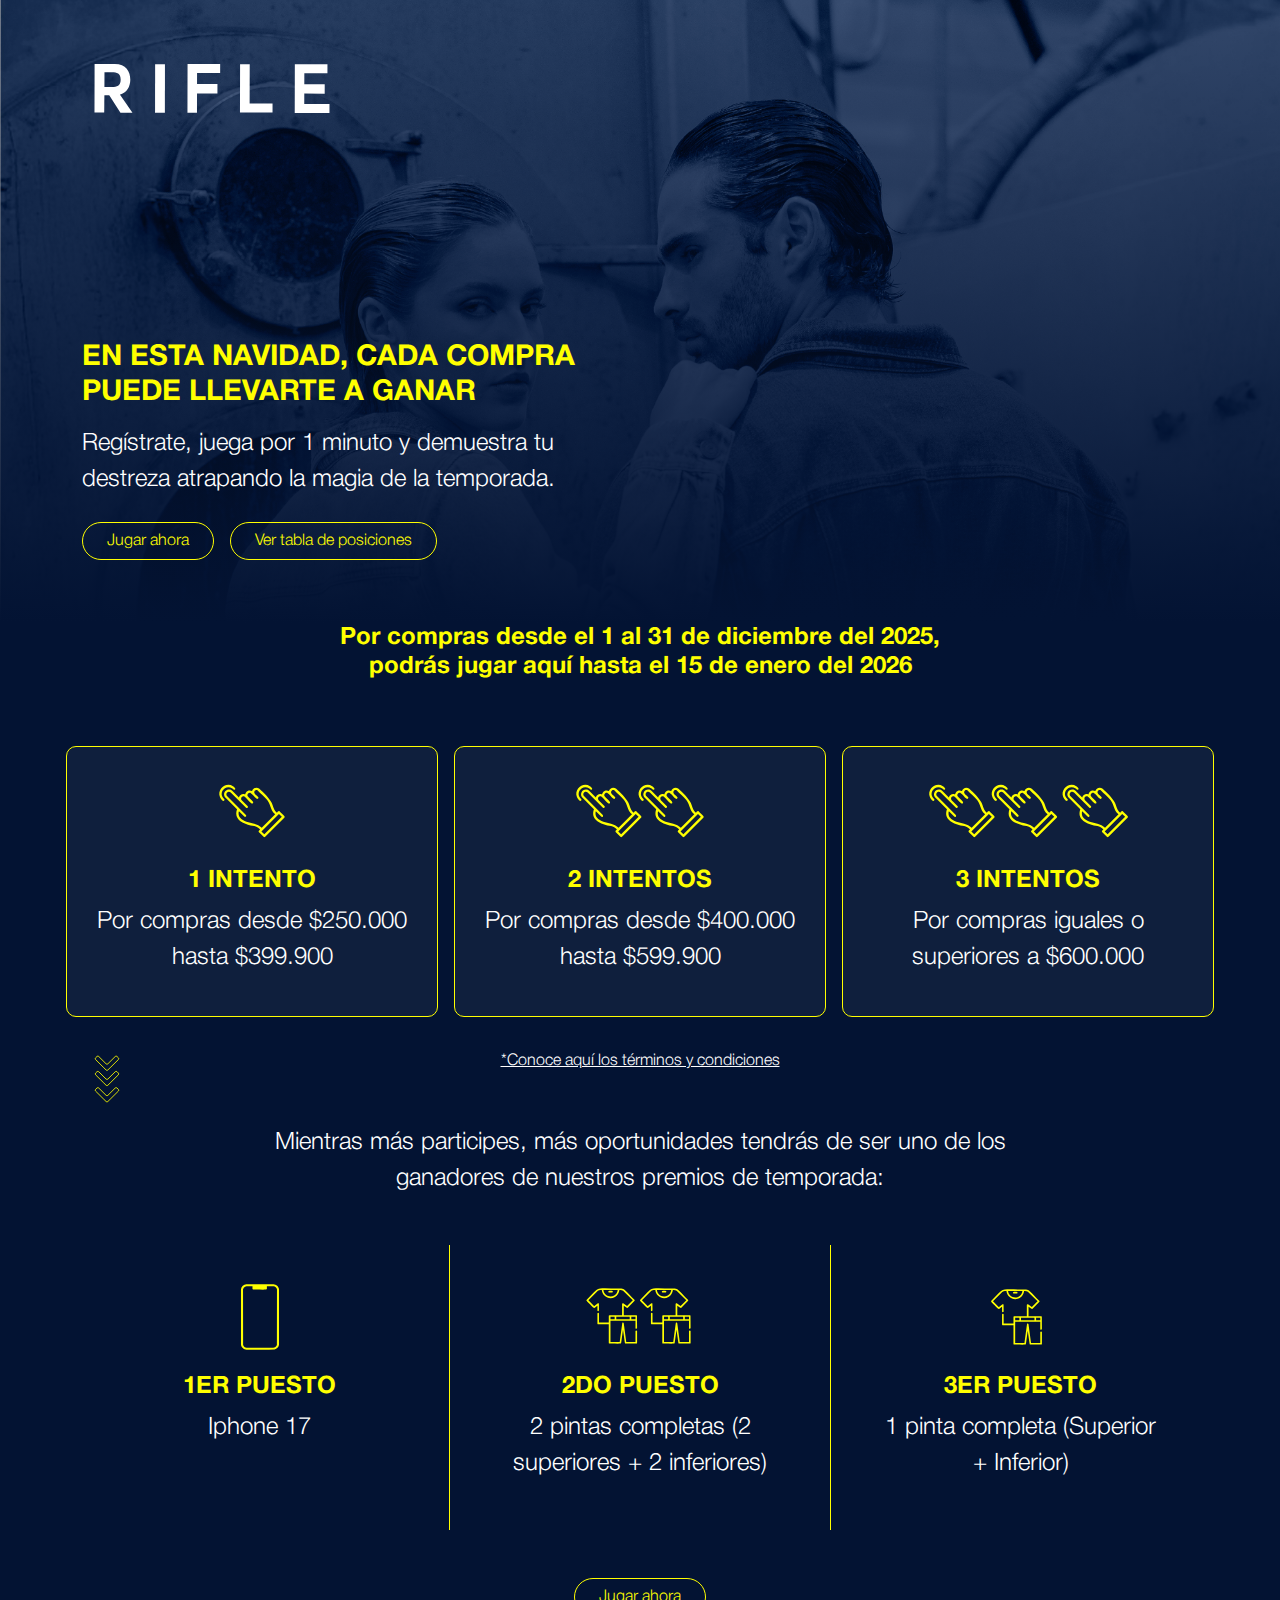
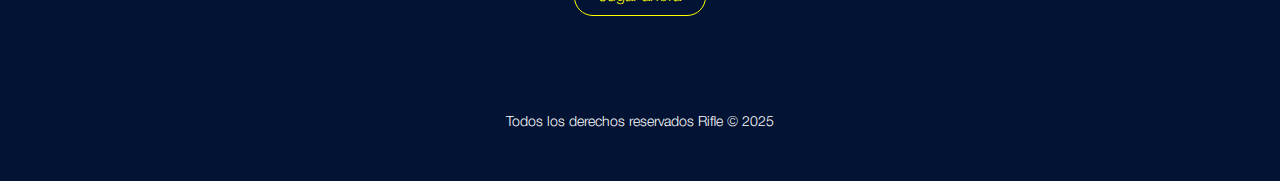
<file: index.html>
<!DOCTYPE html>
<html lang="es">
<head>
  <meta charset="UTF-8">
  <meta name="viewport" content="width=device-width, initial-scale=1.0">
  <title>RIFLE | Promoción Navidad</title>
  <link href="https://cdn.jsdelivr.net/npm/bootstrap@5.3.3/dist/css/bootstrap.min.css" rel="stylesheet">
  <link rel="stylesheet" href="./css/style.css">
  <link rel="shortcut icon" href="./src/rifle-favicon.png" type="image/x-icon">
</head>
<body class="bg-rifle">

<header>
        <nav class="container mt-md-5 mt-2">
            <a class="navbar-brand" href="#"><img class="rifle-brand" src="./src/Rifle_brand.svg" alt=""></a>
        </nav>
</header>

  <!-- Hero Section -->
  <section class="hero d-flex align-items-center justify-content-md-start justify-content-center">
    <div class="container">
        <div class="row">
            <div class="col-12 col-md-6">
                <h2 class="h2-rifle mb-3">EN ESTA NAVIDAD, CADA COMPRA PUEDE LLEVARTE A GANAR</h2>
                <p class="lead mb-4">
                    Regístrate, juega por 1 minuto y demuestra tu destreza atrapando la magia de la temporada.
                </p>
                <div class="d-flex buttons-game justify-content-md-start justify-content-center gap-3 mb-5">
                    <a href="./pages/register.html" class="btn btn-outline-light px-4">Jugar ahora</a>
                    <a href="./pages/ranking.html" class="btn btn-outline-light px-4">Ver tabla de posiciones</a>
                </div>
            </div>
            <div class="col-12 col-md-7 mx-auto mb-5">
                <h5 class="h5-rifle my-3 text-center">Por compras desde el 1 al 31 de diciembre del 2025, podrás jugar aquí hasta el 15 de enero del 2026</h5>
            </div>
        </div>
      
      <div class="container-intentos">
        <div class="col-md-4 col-10">
          <div class="card-intento p-4">
            <img class="icon mb-3" src="./src/intento_icon.svg" alt="1 intento">
            <h5 class="h5-rifle mb-2 text-center">1 INTENTO</h5>
            <p>Por compras desde $250.000 hasta $399.900</p>
          </div>
        </div>

        <div class="col-md-4 col-10">
          <div class="card-intento p-4">
            <img class="icon mb-3" src="./src/2intento_icon.svg" alt="2 intento">
            <h5 class="h5-rifle mb-2 text-center">2 INTENTOS</h5>
            <p>Por compras desde $400.000 hasta $599.900</p>
          </div>
        </div>

        <div class="col-md-4 col-10">
          <div class="card-intento p-4">
            <img class="icon mb-3" src="./src/3intento_icon.svg" alt="3 intento">
            <h5 class="h5-rifle mb-2 text-center">3 INTENTOS</h5>
            <p>Por compras iguales o superiores a $600.000</p>
          </div>
        </div>
      </div>

      <div class="col-12 terms-container">
        <img class="icon-arrow" src="./src/arrow_down.svg" alt="ir abajo">
        <a class="text-decoration-none conditions-link" href="./pages/termsConditions.html" target="_blank" rel="noopener noreferrer"><p class="mt-3 text-center">*Conoce aquí los términos y condiciones</p></a>
      </div>
      
      
    </div>
  </section>

  <!-- Premios Section -->
  <section class="premios text-center text-white">
    <div class="container">
        <div class="row">
            <div class="col-12 col-md-8 mx-auto">
                <p class="mb-5">
                    Mientras más participes, más oportunidades tendrás de ser uno de los ganadores de nuestros premios de temporada:
                </p>
            </div>
        </div>
      

      <div class="row justify-content-center gy-4">
        <div class="container-premio col-md-4 col-10">
          <div class="premio">
            <img class="icon mb-3" src="./src/premio1_icon.svg" alt="primer premio">
            <h5 class="h5-rifle mb-2 text-center">1ER PUESTO</h5>
            <p>Iphone 17</p>
          </div>
        </div>

        <div class="container-premio col-md-4 col-10">
          <div class="premio">
            <img class="icon mb-3" src="./src/premio2_icon.svg" alt="segundo premio">
            <h5 class="h5-rifle mb-2 text-center">2DO PUESTO</h5>
            <p>2 pintas completas (2 superiores + 2 inferiores)</p>
          </div>
        </div>

        <div class="container-premio col-md-4 col-10">
          <div class="premio">
            <img class="icon mb-3" src="./src/premio3_icon.svg" alt="tercer premio">
            <h5 class="h5-rifle mb-2 text-center">3ER PUESTO</h5>
            <p>1 pinta completa (Superior + Inferior)</p>
          </div>
        </div>
      </div>

      <a href="./pages/register.html" class="btn btn-outline-light my-5 px-4">Jugar ahora</a>
    </div>
  </section>

  <!-- Footer -->
  <footer class="text-center text-white my-5">
    <p class="small">Todos los derechos reservados Rifle © 2025</p>
  </footer>

  <script src="https://cdn.jsdelivr.net/npm/bootstrap@5.3.3/dist/js/bootstrap.bundle.min.js"></script>
</body>
</html>
</file>
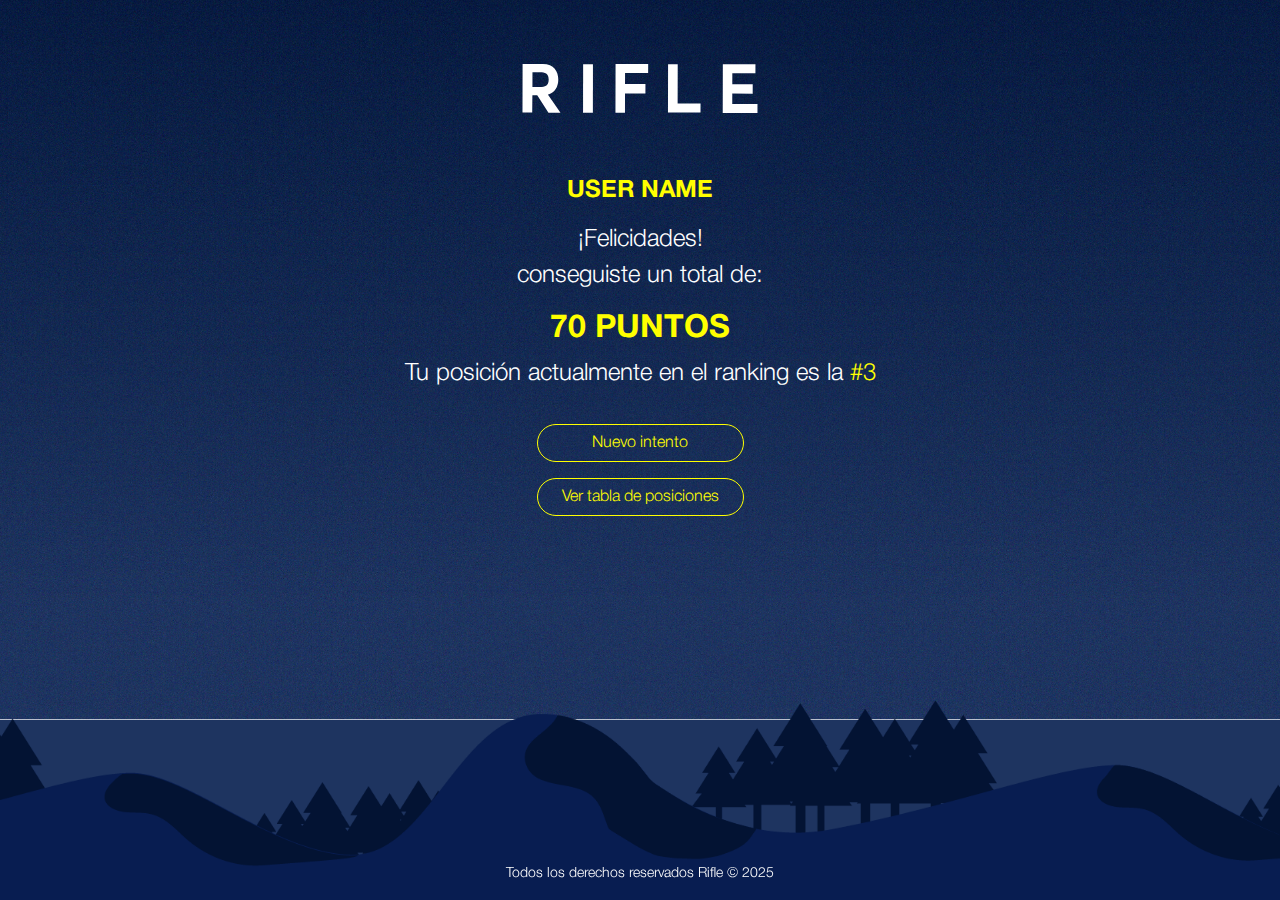
<file: pages/EndGame.html>
<!DOCTYPE html>
<html lang="es">
<head>
  <meta charset="UTF-8">
  <meta name="viewport" content="width=device-width, initial-scale=1.0">
  <title>RIFLE | Fin del juego</title>
  <link href="https://cdn.jsdelivr.net/npm/bootstrap@5.3.3/dist/css/bootstrap.min.css" rel="stylesheet">
  <link rel="stylesheet" href="../css/style.css">
  <link rel="stylesheet" href="../css/gg.css">
  <link rel="shortcut icon" href="../src/rifle-favicon.png" type="image/x-icon">
</head>

<body class="bg-win">

  <!-- HERO DE FONDO -->
  <section class="hero-winner d-flex flex-column align-items-center justify-content-start text-white mt-5">
    <a class="navbar-brand" href="../index.html"><img class="rifle-brand" src="../src/Rifle_brand.svg" alt=""></a>
    <h4 class="mt-5 mb-3">User Name</h4>
    <p class="text-center">¡Felicidades!<br>
      conseguiste un total de:</p>
    <h2>70 Puntos</h2>
    <p class="text-center">Tu posición actualmente en el ranking es la <span class="position-number">#3</span></p>
    <!-- BOTÓN -->
    <div class="d-flex flex-column justify-content-center gap-3 mt-3 mb-5">
        <a href="#" class="btn btn-outline-light px-4">Nuevo intento</a>
        <a href="ranking.html" class="btn btn-outline-light px-4">Ver tabla de posiciones</a>
    </div>

  </section>

  <footer class="land">
      <p class="small copy-right">Todos los derechos reservados Rifle © 2025</p>
      <img id="footer-img" class="img_land" src="../src/forest.png" alt="">

  </footer>

  <script src="https://cdn.jsdelivr.net/npm/bootstrap@5.3.3/dist/js/bootstrap.bundle.min.js"></script>
<script src="../script/moveland.js"></script>

</body>
</html>
</file>
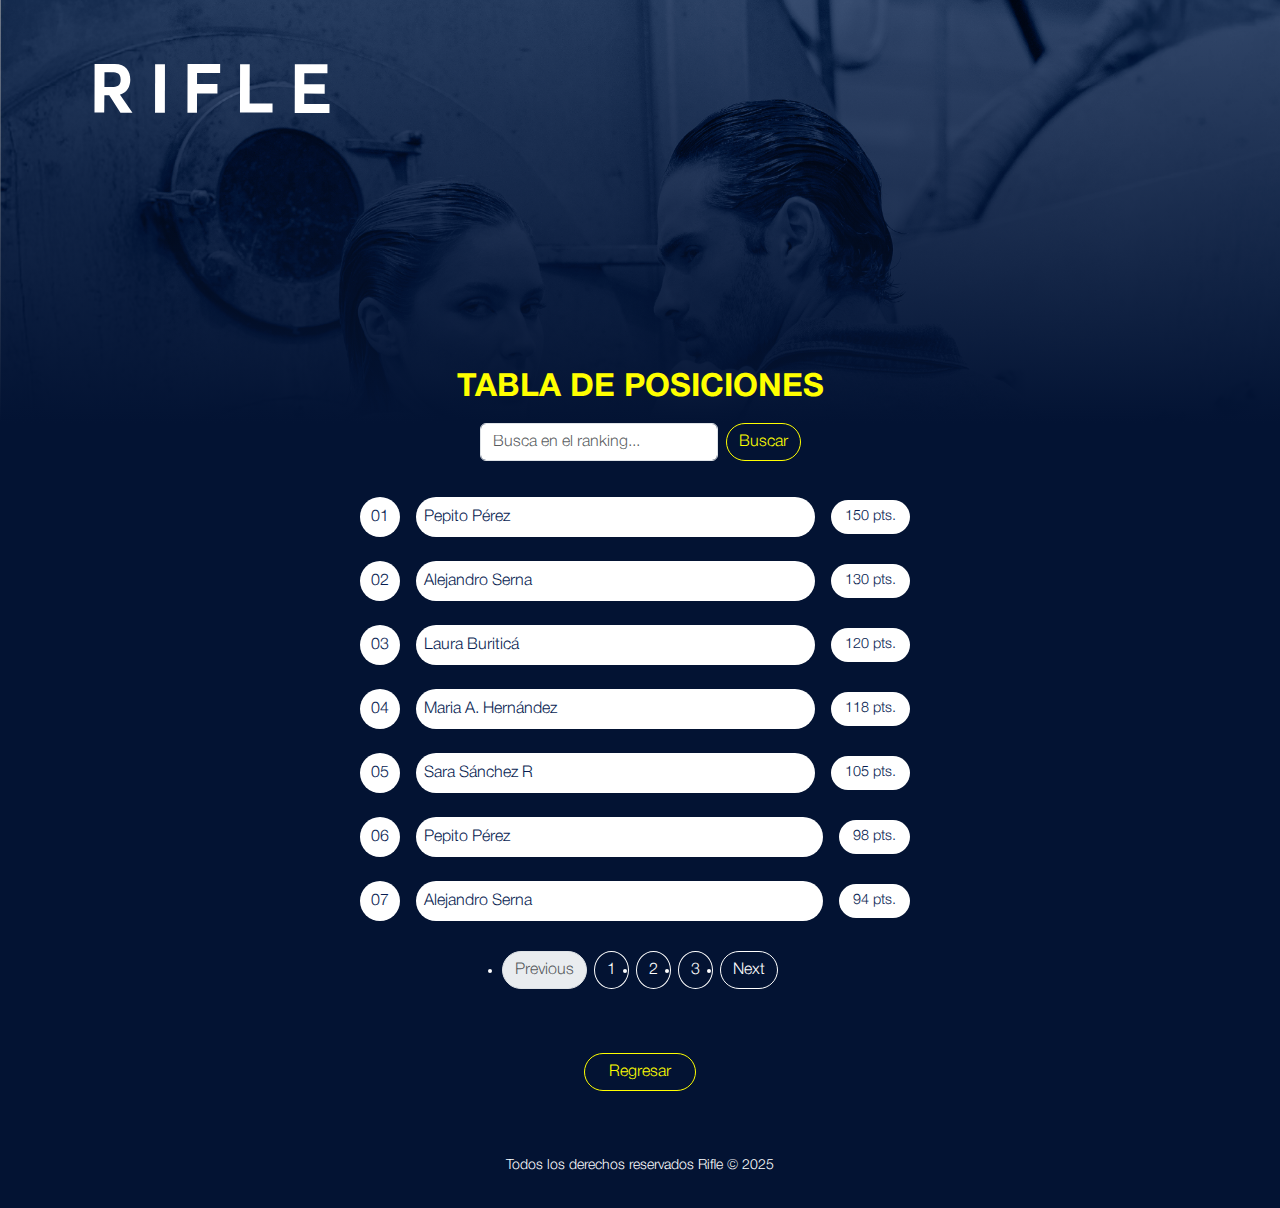
<file: pages/ranking.html>
<!DOCTYPE html>
<html lang="es">
<head>
  <meta charset="UTF-8">
  <meta name="viewport" content="width=device-width, initial-scale=1.0">
  <title>RIFLE | Tabla de posiciones</title>
  <link href="https://cdn.jsdelivr.net/npm/bootstrap@5.3.3/dist/css/bootstrap.min.css" rel="stylesheet">
  <link rel="stylesheet" href="../css/style.css">
  <link rel="stylesheet" href="../css/ranking.css">
  <link rel="shortcut icon" href="../src/rifle-favicon.png" type="image/x-icon">
</head>

<body class="bg-rifle">

<header>
        <nav class="container mt-md-5 mt-2">
            <a class="navbar-brand" href="../index.html"><img class="rifle-brand" src="../src/Rifle_brand.svg" alt=""></a>
        </nav>
</header>

  <!-- HERO DE FONDO -->
  <section class="hero-posiciones d-flex flex-column align-items-center text-white">

    <h2 class="titulo-tabla mt-5 mb-3">TABLA DE POSICIONES</h2>
    <form class="d-flex">
        <input class="form-control me-2 w-100" type="search" placeholder="Busca en el ranking..." aria-label="Search">
        <button class="btn btn-outline-light" type="submit">Buscar</button>
      </form>
    <!-- LISTA DE POSICIONES -->
    <div class="tabla-wrapper mt-4">
      <ul class="lista-posiciones">

        <li class="pos-item">
          <span class="pos-num">01</span>
          <span class="pos-nombre">Pepito Pérez</span>
          <span class="pos-puntaje">150 pts.</span>
        </li>

        <li class="pos-item">
          <span class="pos-num">02</span>
          <span class="pos-nombre">Alejandro Serna</span>
          <span class="pos-puntaje">130 pts.</span>
        </li>

        <li class="pos-item">
          <span class="pos-num">03</span>
          <span class="pos-nombre">Laura Buriticá</span>
          <span class="pos-puntaje">120 pts.</span>
        </li>

        <li class="pos-item">
          <span class="pos-num">04</span>
          <span class="pos-nombre">Maria A. Hernández</span>
          <span class="pos-puntaje">118 pts.</span>
        </li>

        <li class="pos-item">
          <span class="pos-num">05</span>
          <span class="pos-nombre">Sara Sánchez R</span>
          <span class="pos-puntaje">105 pts.</span>
        </li>

        <li class="pos-item">
          <span class="pos-num">06</span>
          <span class="pos-nombre">Pepito Pérez</span>
          <span class="pos-puntaje">98 pts.</span>
        </li>

        <li class="pos-item">
          <span class="pos-num">07</span>
          <span class="pos-nombre">Alejandro Serna</span>
          <span class="pos-puntaje">94 pts.</span>
        </li>

        <li class="pos-item">
          <span class="pos-num">08</span>
          <span class="pos-nombre">Laura Buriticá</span>
          <span class="pos-puntaje">90 pts.</span>
        </li>

        <li class="pos-item">
          <span class="pos-num">09</span>
          <span class="pos-nombre">Maria A. Hernández</span>
          <span class="pos-puntaje">88 pts.</span>
        </li>

        <li class="pos-item">
          <span class="pos-num">10</span>
          <span class="pos-nombre">Sara Sánchez R</span>
          <span class="pos-puntaje">85 pts.</span>
        </li>

      </ul>
    </div>
    <!-- paginacion  -->
      <nav>
        <ul class="pagination justify-content-center gap-2 mt-3">
            <li class="page-item disabled">
            <a class="page-link rounded-pill" href="#" tabindex="-1" aria-disabled="true">Previous</a>
            </li>
            <li class="page-item"><a class="page-link rounded-circle" href="#">1</a></li>
            <li class="page-item"><a class="page-link rounded-circle" href="#">2</a></li>
            <li class="page-item"><a class="page-link rounded-circle" href="#">3</a></li>
            <li class="page-item">
            <a class="page-link rounded-pill" href="#">Next</a>
            </li>
        </ul>
        </nav>

    <!-- BOTÓN -->
    <a href="../index.html" class="btn btn-outline-light my-5 px-4">
      Regresar
    </a>

    <footer class="text-center text-white py-3">
        <p class="small">Todos los derechos reservados Rifle © 2025</p>
    </footer>

  </section>


  <script src="https://cdn.jsdelivr.net/npm/bootstrap@5.3.3/dist/js/bootstrap.bundle.min.js"></script>
</body>
</html>
</file>
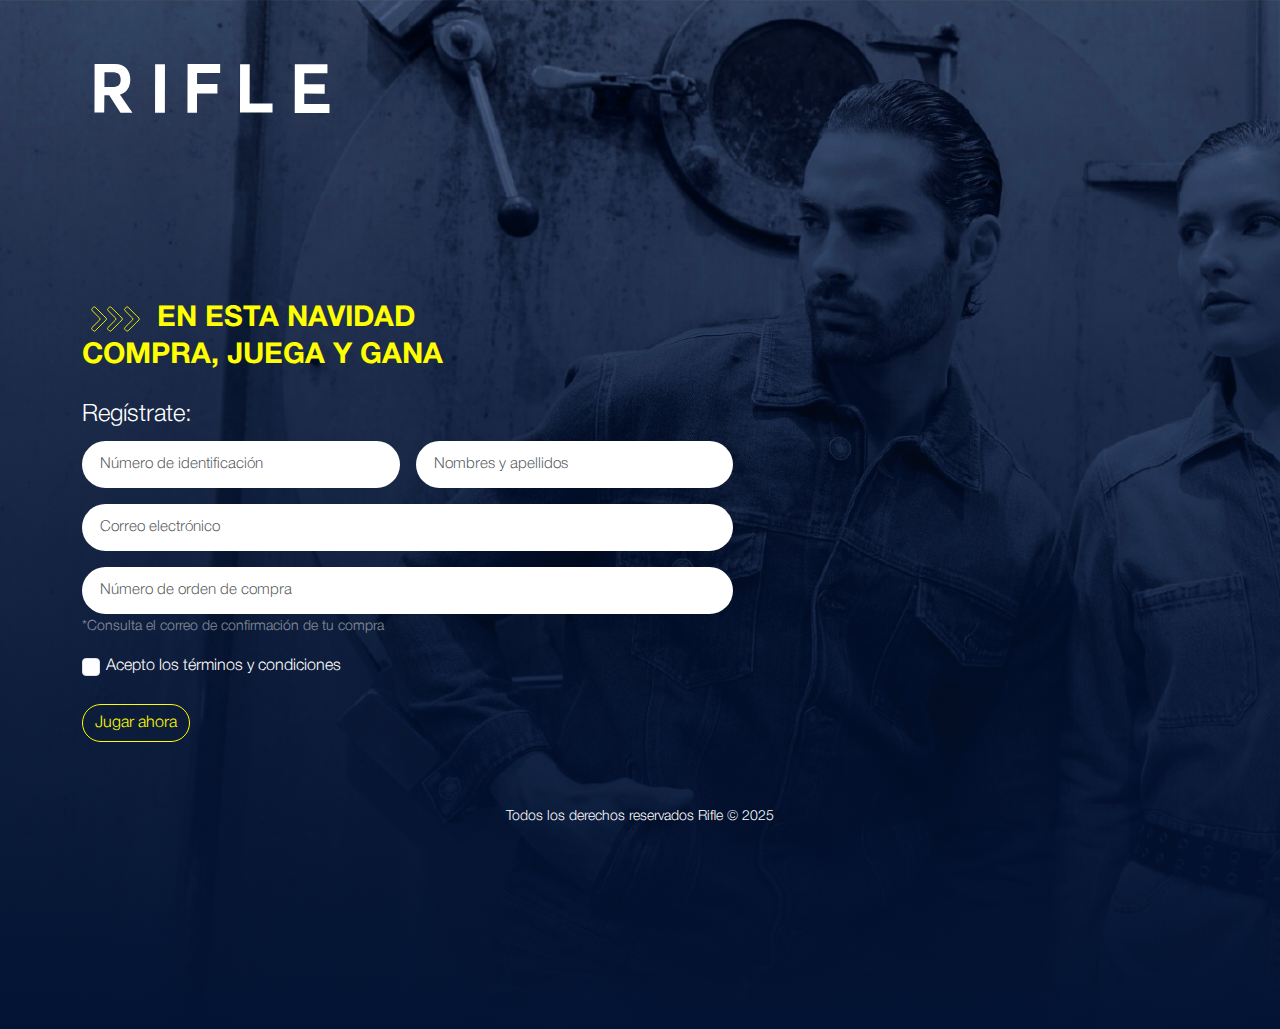
<file: pages/register.html>
<!DOCTYPE html>
<html lang="es">
<head>
  <meta charset="UTF-8">
  <meta name="viewport" content="width=device-width, initial-scale=1.0">
  <title>RIFLE | Registro</title>

  <!-- Bootstrap -->
  <link rel="stylesheet" href="https://cdn.jsdelivr.net/npm/bootstrap@5.3.3/dist/css/bootstrap.min.css">

  <!-- Custom CSS -->
  <link rel="stylesheet" href="../css/style.css">
    <link rel="stylesheet" href="../css/registro.css">
    <link rel="shortcut icon" href="../src/rifle-favicon.png" type="image/x-icon">
</head>

<body class="bg-register">

<header>
        <nav class="container mt-md-5 mt-2">
            <a class="navbar-brand" href="../index.html"><img class="rifle-brand" src="../src/Rifle_brand.svg" alt=""></a>
        </nav>
</header>

  <section class="registro-hero d-flex align-items-center">

    <div class="container">

      <div class="col-12 col-md-7">

        <!-- TITULAR -->
        <h2 class="h2-rifle mb-4">
          <span><img class="flechas" src="../src/arrow_left.svg" alt=""></span>
          EN ESTA NAVIDAD <br>
          COMPRA, JUEGA Y GANA
        </h2>

        <p class="mb-2">Regístrate:</p>

        <!-- FORMULARIO -->
        <form class="registro-form">

          <div class="row g-3">
            <div class="col-md-6">
              <input type="text" class="form-control input-rifle" placeholder="Número de identificación">
            </div>

            <div class="col-md-6">
              <input type="text" class="form-control input-rifle" placeholder="Nombres y apellidos">
            </div>
          </div>

          <div class="mt-3">
            <input type="email" class="form-control input-rifle" placeholder="Correo electrónico">
          </div>

          <div class="mt-3">
            <input type="text" class="form-control input-rifle" placeholder="Número de orden de compra">
            <small class="text-white-50">*Consulta el correo de confirmación de tu compra</small>
          </div>

          <!-- CHECKBOX -->
          <div class="form-check mt-3">
            <input class="form-check-input" type="checkbox" id="terminos">
            <label class="form-check-label text-white" for="terminos">
              Acepto los términos y condiciones
            </label>
          </div>

          <!-- BOTÓN -->
          <button type="submit" class="btn btn-outline-light mt-4">
            Jugar ahora
          </button>

        </form>

      </div>

      <!-- FOOTER -->
      <footer class="text-center text-white py-3 mt-5">
        <p class="small">Todos los derechos reservados Rifle © 2025</p>
    </footer>

    </div>

  </section>

  <script src="https://cdn.jsdelivr.net/npm/bootstrap@5.3.3/dist/js/bootstrap.bundle.min.js"></script>
</body>
</html>
</file>
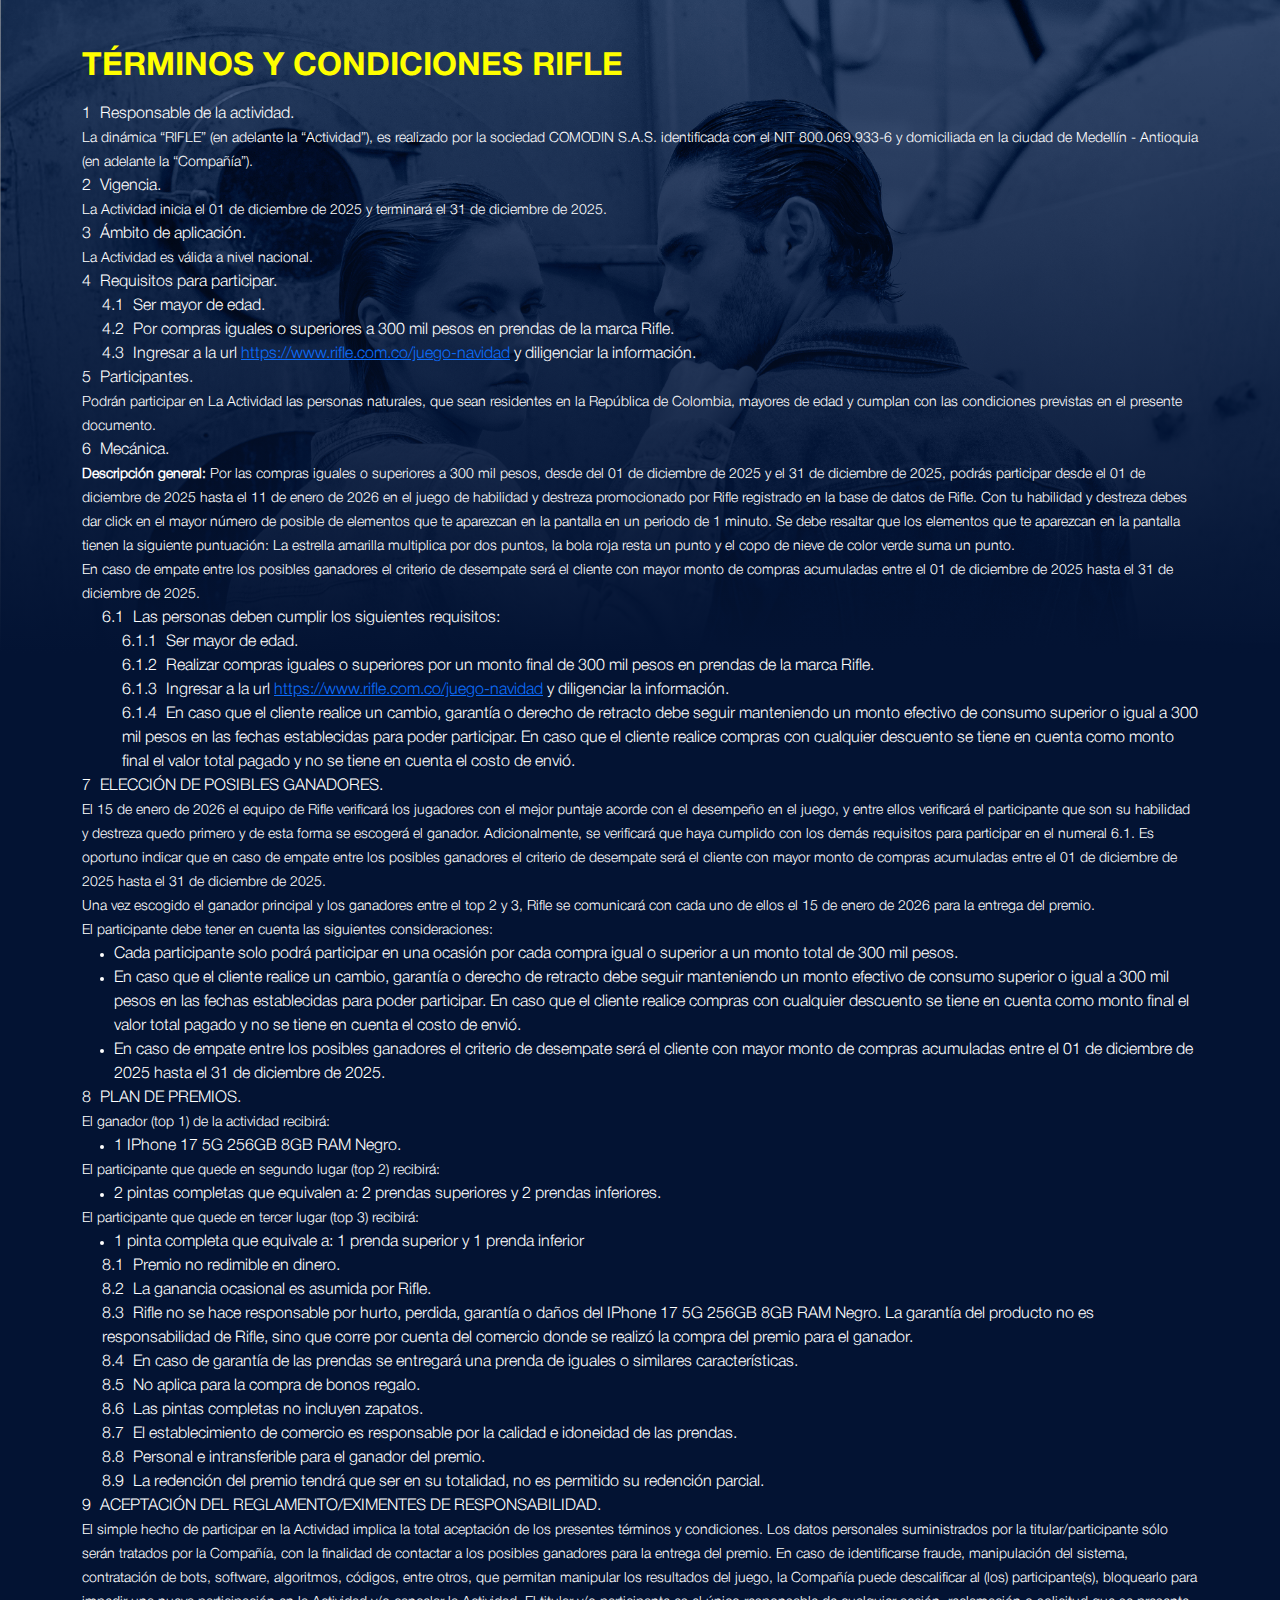
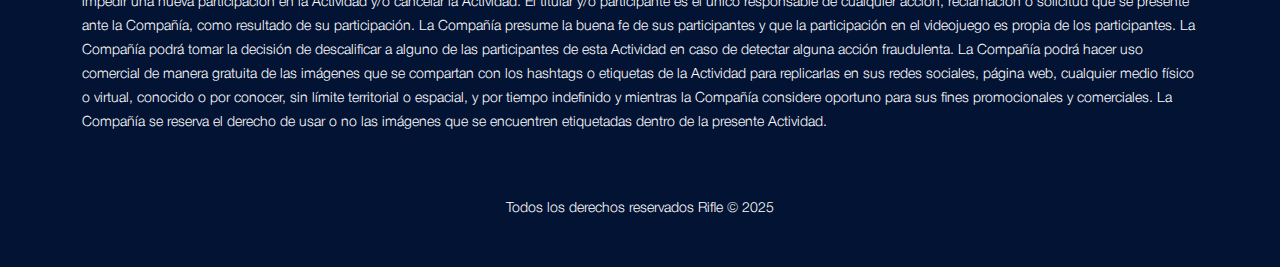
<file: pages/termsConditions.html>
<!DOCTYPE html>
<html lang="es">
<head>
  <meta charset="UTF-8">
  <meta name="viewport" content="width=device-width, initial-scale=1.0">
  <title>RIFLE | Terminos y condiciones</title>
  <link href="https://cdn.jsdelivr.net/npm/bootstrap@5.3.3/dist/css/bootstrap.min.css" rel="stylesheet">
  <link rel="stylesheet" href="../css/style.css">
  <link rel="shortcut icon" href="../src/rifle-favicon.png" type="image/x-icon">
</head>
<body class="bg-rifle">

  <section class="d-flex justify-content-center mt-5">
    <div class="container">
        <div class="row">
            <div class="col-12">
                <h1 class="h1-rifle mb-3">TÉRMINOS Y CONDICIONES RIFLE</h1>
                <ol class="text-white">
                    <li>Responsable de la actividad.</li>
                    <small>La dinámica “RIFLE” (en adelante la “Actividad”), es realizado por la sociedad COMODIN S.A.S. identificada con el NIT 800.069.933-6 y domiciliada en la ciudad de Medellín - Antioquia (en adelante la “Compañía”).</small>
                    <li>Vigencia.</li>
                    <small>La Actividad inicia el 01 de diciembre de 2025 y terminará el 31 de diciembre de 2025.</small>
                    <li>Ámbito de aplicación.</li>
                    <small>La Actividad es válida a nivel nacional.</small>
                    <li>Requisitos para participar.
                        <ol>
                            <li>Ser mayor de edad.</li>
                            <li>Por compras iguales o superiores a 300 mil pesos en prendas de la marca Rifle.</li>
                            <li>Ingresar a la url <a href="https://www.rifle.com.co/juego-navidad" target="_blank" rel="noopener noreferrer">https://www.rifle.com.co/juego-navidad</a> y diligenciar la información.</li>
                        </ol>
                    </li>
                    <li>Participantes.</li>
                    <small>Podrán participar en La Actividad las personas naturales, que sean residentes en la República de Colombia, mayores de edad y cumplan con las condiciones previstas en el presente documento.</small>
                    <li>Mecánica.<br>
                    <small><b>Descripción general:</b> Por las compras iguales o superiores a 300 mil pesos, desde del 01 de diciembre de 2025 y el 31 de diciembre de 2025, podrás participar desde el 01 de diciembre de 2025 hasta el 11 de enero de 2026 en el juego de habilidad y destreza promocionado por Rifle registrado en la base de datos de Rifle. Con tu habilidad y destreza debes dar click en el mayor número de posible de elementos que te aparezcan en la pantalla en un periodo de 1 minuto. Se debe resaltar que los elementos que te aparezcan en la pantalla tienen la siguiente puntuación: La estrella amarilla multiplica por dos puntos, la bola roja resta un punto y el copo de nieve de color verde suma un punto.<br>
                    En caso de empate entre los posibles ganadores el criterio de desempate será el cliente con mayor monto de compras acumuladas entre el 01 de diciembre de 2025 hasta el 31 de diciembre de 2025.</small>
                        <ol>
                            <li>Las personas deben cumplir los siguientes requisitos:
                                <ol>
                                    <li>Ser mayor de edad.</li>
                                    <li>Realizar compras iguales o superiores por un monto final de 300 mil pesos en prendas de la marca Rifle.</li>
                                    <li>Ingresar a la url <a href="https://www.rifle.com.co/juego-navidad" target="_blank" rel="noopener noreferrer">https://www.rifle.com.co/juego-navidad</a> y diligenciar la información.</li>
                                    <li>En caso que el cliente realice un cambio, garantía o derecho de retracto debe seguir manteniendo un monto efectivo de consumo superior o igual a 300 mil pesos en las fechas establecidas para poder participar. En caso que el cliente realice compras con cualquier descuento se tiene en cuenta como monto final el valor total pagado y no se tiene en cuenta el costo de envió.</li>
                                </ol>
                            </li>
                        </ol>
                    </li>
                    <li>ELECCIÓN DE POSIBLES GANADORES.<br>
                    <small>El 15 de enero de 2026 el equipo de Rifle verificará los jugadores con el mejor puntaje acorde con el desempeño en el juego, y entre ellos verificará el participante que son su habilidad y destreza quedo primero y de esta forma se escogerá el ganador. Adicionalmente, se verificará que haya cumplido con los demás requisitos para participar en el numeral 6.1. Es oportuno indicar que en caso de empate entre los posibles ganadores el criterio de desempate será el cliente con mayor monto de compras acumuladas entre el 01 de diciembre de 2025 hasta el 31 de diciembre de 2025.<br>
                    Una vez escogido el ganador principal y los ganadores entre el top 2 y 3, Rifle se comunicará con cada uno de ellos el 15 de enero de 2026 para la entrega del premio.</br>
                    El participante debe tener en cuenta las siguientes consideraciones:</small>
                    <ul>
                        <li>Cada participante solo podrá participar en una ocasión por cada compra igual o superior a un monto total de 300 mil pesos.</li>
                        <li>En caso que el cliente realice un cambio, garantía o derecho de retracto debe seguir manteniendo un monto efectivo de consumo superior o igual a 300 mil pesos en las fechas establecidas para poder participar. En caso que el cliente realice compras con cualquier descuento se tiene en cuenta como monto final el valor total pagado y no se tiene en cuenta el costo de envió.</li>
                        <li>En caso de empate entre los posibles ganadores el criterio de desempate será el cliente con mayor monto de compras acumuladas entre el 01 de diciembre de 2025 hasta el 31 de diciembre de 2025.</li>
                    </ul>
                    <li>PLAN DE PREMIOS.<br>
                    <small>El ganador (top 1) de la actividad recibirá:</small>
                    <ul><li>1 IPhone 17 5G 256GB 8GB RAM Negro.</li></ul>
                    <small>El participante que quede en segundo lugar (top 2) recibirá: </small>
                    <ul><li>2 pintas completas que equivalen a: 2 prendas superiores y 2 prendas inferiores.</li></ul>
                    <small>El participante que quede en tercer lugar (top 3) recibirá:</small>
                    <ul>
                        <li>1 pinta completa que equivale a: 1 prenda superior y 1 prenda inferior</li>
                    </ul>
                    <ol>
                        <li>Premio no redimible en dinero. </li>
                        <li>La ganancia ocasional es asumida por Rifle.</li>
                        <li>Rifle no se hace responsable por hurto, perdida, garantía o daños del IPhone 17 5G 256GB 8GB RAM Negro. La garantía del producto no es responsabilidad de Rifle, sino que corre por cuenta del comercio donde se realizó la compra del premio para el ganador.</li>
                        <li>En caso de garantía de las prendas se entregará una prenda de iguales o similares características.</li>
                        <li>No aplica para la compra de bonos regalo.</li>
                        <li>Las pintas completas no incluyen zapatos.</li>
                        <li>El establecimiento de comercio es responsable por la calidad e idoneidad de las prendas.</li>
                        <li>Personal e intransferible para el ganador del premio.</li>
                        <li>La redención del premio tendrá que ser en su totalidad, no es permitido su redención parcial.</li>
                    </ol>
                    </li>
                    <li>ACEPTACIÓN DEL REGLAMENTO/EXIMENTES DE RESPONSABILIDAD.</li>
                    <small>El simple hecho de participar en la Actividad implica la total aceptación de los presentes términos y condiciones. Los datos personales suministrados por la titular/participante sólo serán tratados por la Compañía, con la finalidad de contactar a los posibles ganadores para la entrega del premio. En caso de identificarse fraude, manipulación del sistema, contratación de bots, software, algoritmos, códigos, entre otros, que permitan manipular los resultados del juego, la Compañía puede descalificar al (los) participante(s), bloquearlo para impedir una nueva participación en la Actividad y/o cancelar la Actividad. El titular y/o participante es el único responsable de cualquier acción, reclamación o solicitud que se presente ante la Compañía, como resultado de su participación. La Compañía presume la buena fe de sus participantes y que la participación en el videojuego es propia de los participantes. La Compañía podrá tomar la decisión de descalificar a alguno de las participantes de esta Actividad en caso de detectar alguna acción fraudulenta. La Compañía podrá hacer uso comercial de manera gratuita de las imágenes que se compartan con los hashtags o etiquetas de la Actividad para replicarlas en sus redes sociales, página web, cualquier medio físico o virtual, conocido o por conocer, sin límite territorial o espacial, y por tiempo indefinido y mientras la Compañía considere oportuno para sus fines promocionales y comerciales. La Compañía se reserva el derecho de usar o no las imágenes que se encuentren etiquetadas dentro de la presente Actividad.</small>
                </ol>
            
        </div>
    </div>
  </section>

  <!-- Footer -->
  <footer class="text-center text-white my-5">
    <p class="small">Todos los derechos reservados Rifle © 2025</p>
  </footer>

  <script src="https://cdn.jsdelivr.net/npm/bootstrap@5.3.3/dist/js/bootstrap.bundle.min.js"></script>
</body>
</html>
</file>
<file: css/style.css>
@font-face {
  font-family: 'HelveticaNeue';
  src: url('../fonts/HelveticaNeueLight.otf') format('opentype');
  font-weight: 200;
  font-style: normal;
}

@font-face {
  font-family: 'HelveticaNeue-Bold';
  src: url('../fonts/HelveticaNeueBold.otf') format('opentype');
  font-weight: 400;
  font-style: normal;
}


/* ======== Estilos generales ======== */
body {
  font-size: 16px;
  font-family: 'HelveticaNeue';
}


.bg-rifle {
  background: linear-gradient(180deg, rgba(3, 19, 51, 0) 0%, rgba(3, 19, 51, 1) 35%),
    url('../src/bg_landing.jpg');
  background-position-x: 0%;
  background-position-y: 0%;
  background-repeat: no-repeat;
  background-size: 100%;
  background-color: #031333 !important;
}

h1,
h2,
h4 {
  font-family: 'HelveticaNeue-Bold';
  text-transform: uppercase;
  color: #FFFF00
}

.h1-rifle {
  font-size: 2rem;
}

.h2-rifle {
  font-size: 1.8rem;
}

.h4-rifle {
  font-size: 1.7rem;
}

.h5-rifle {
  font-family: 'HelveticaNeue-Bold';
  font-size: 1.5rem;
  color: #FFFF00;
}

p,
.lead {
  color: #ffffff;
  font-size: 1.5rem;
}

.btn-warning {
  background-color: #FFFF00;
  color: #081D51;
  border: none;
  border-radius: 2.5rem;
}

.btn-warning:hover {
  background-color: #ffe600;
}

.btn-outline-light {
  border-radius: 2.5rem;
  border: 1px solid #FFFF00;
  color: #FFFF00;
  background-color: transparent;
}

.btn-outline-light:hover {
  background-color: #FFFF00;
  color: #081D51;
  border: 1px solid #FFFF00;
}

.rifle-brand {
  width: 100%;
  max-width: 260px;
  min-width: 180px;
}

/* ======== Hero Section ======== */
.hero {
  padding-top: 6rem;
  min-height: 100vh;
  margin-top: 6rem;
}

.logo {
  font-size: 2.5rem;
  font-weight: 700;
  letter-spacing: 4px;
}

.container-intentos {
  display: flex;
  justify-content: center;
  gap: 1rem;
}

.card-intento {
  background-color: rgba(255, 255, 255, 0.05);
  border: 1px solid #FFFF00;
  border-radius: 10px;
  transition: transform 0.3s ease;
  display: flex;
  flex-direction: column;
  justify-content: center;
  color: #ffffff;
  text-align: center;
}

.card-intento:hover {
  transform: translateY(-5px);
  border-color: #FFFF00;
}

.icon {
  height: 80px;
  margin-inline: auto;
}

.icon-arrow {
  height: 60px;
  margin-inline: auto;
  position: absolute;
  top: 0;
  left: 0;
  transition: transform 0.3s ease
}

.icon-arrow:hover {
  transform: translateY(-5px);
}

.terms-container {
  position: relative;
  margin-block: 2rem;
}

.conditions-link p {
  font-size: 1rem;
  text-decoration: underline;
  color: #ffffff;
}

/* ======== Premios ======== */
.premios {
  background-color: #031333;
}

section.premios .container-premio:nth-child(1) {
  border-right: 1px solid #FFFF00;
}

section.premios .container-premio:last-child {
  border-left: 1px solid #FFFF00;
}

.premio {
  padding: 2rem;
  transition: transform 0.3s ease;
}

.premio:hover {
  transform: translateY(-5px);
  border-color: #FFFF00;
}


/* terminos */
ol {
  counter-reset: section;
  padding-left: 0;
}

li {
  display: block;
} 

ol>li::before {
  counter-increment: section;
  content: counters(section, ".") " ";
  padding-right: 5px;
}

ul>li {
  list-style: disc;
  color: white;
  display: list-item;
}
 
ol ol {
  padding-left: 20px;
} 



/* Responsive */
@media (min-width: 320px) and (max-width: 395.98px) {
  .rifle-brand {
    width: 100%;
    max-width: 160px;
    min-width: 100px;
    margin-inline: auto;
    display: block;
  }

  .hero {
    padding-inline: 1rem;
  }

  .container-intentos {
    overflow-x: scroll;
    justify-content: start;
    padding: 1rem;
  }

  .h1-rifle {
    font-size: 1.3rem;
  }

  .h2-rifle {
    font-size: 1.25rem;
    text-align: center;
  }

  .h4-rifle {
    font-size: 1.2rem;
  }

  .h5-rifle {
    font-size: 1.125rem;
  }

  p,
  .lead {
    font-size: 1rem;
    text-align: center;
  }

  .terms-container {
    display: flex;
    flex-direction: column;
  }

  .icon-arrow {
    position: relative;
    order: 2;
    margin-left: 0;
  }

  .bg-rifle {
    background: linear-gradient(180deg, rgba(3, 19, 51, 0) 0%, rgb(3, 19, 51) 30%), url('../src/bg_landing_mobile.jpg') top center/contain no-repeat;
    background-color: #031333 !important;
  }

  .buttons-game {
    flex-direction: column;
  }

  section.premios .container-premio:nth-child(1) {
    border-bottom: 1px solid #FFFF00;
    border-right: 0px;
  }

  section.premios .container-premio:last-child {
    border-top: 1px solid #FFFF00;
    border-left: 0px;
  }
}

@media (min-width: 396px) and (max-width: 575.98px) {
  .rifle-brand {
    width: 100%;
    max-width: 160px;
    min-width: 100px;
    margin-inline: auto;
    display: block;
  }

  .buttons-game {
    flex-direction: row;
  }

  section.premios .container-premio:nth-child(1) {
    border-bottom: 1px solid #FFFF00;
    border-right: 0px;
  }

  section.premios .container-premio:last-child {
    border-top: 1px solid #FFFF00;
    border-left: 0px;
  }

  .container-intentos {
    overflow-x: scroll;
    justify-content: start;
    padding: 1rem;
  }

  .terms-container {
    align-content: center;
  }

  .hero {
    text-align: center;
  }

  .bg-rifle {
    background: linear-gradient(180deg, rgba(3, 19, 51, 0) 0%, rgb(3, 19, 51) 25%), url('../src/bg_landing_mobile.jpg') top center/contain no-repeat;
  }
}

@media (min-width: 576px) and (max-width: 767.98px) {
  .container-intentos {
    overflow-x: scroll;
    justify-content: start;
    padding: 1rem;
  }

  .terms-container {
    margin-block: 3rem;
    align-content: center;
  }

  section.premios .container-premio:nth-child(1) {
    border-bottom: 1px solid #FFFF00;
    border-right: 0px;
  }

  section.premios .container-premio:last-child {
    border-top: 1px solid #FFFF00;
    border-left: 0px;
  }

  .bg-rifle {
    background: linear-gradient(180deg, rgba(3, 19, 51, 0) 0%, rgba(3, 19, 51, 1) 25%),
      url('../src/bg_landing.jpg');
    background-position-x: 0%;
    background-position-y: 0%;
    background-repeat: no-repeat;
    background-size: 100%;
    background-color: #031333 !important;
  }
}


@media (max-width: 991.98px) {
  .terms-container {
    margin-block: 3rem;
    align-content: center;
  }
  .icon {
    height: 60px;
  }
  .bg-rifle {
    background: linear-gradient(180deg, rgba(3, 19, 51, 0) 0%, rgba(3, 19, 51, 1) 25%),
      url('../src/bg_landing.jpg');
    background-size: 100%;
    background-color: #031333 !important;
  }
}
</file>
<file: css/gg.css>
.bg-win {
  background-image: url('../src/bg_end.jpg');
  background-repeat: no-repeat;
  background-position: top center;
  background-size: cover;
  background-color: #1E3460;
}

.hero-winner{
    height: calc(100vh - 325px);
}

.copy-right{
    position: absolute;
    bottom: 0;
    left: 50%;
    transform: translateX(-50%);
    z-index: 3;
    text-align: center;
}

.img_land{
    position: absolute;
    top: 0;
    left: -25%;
    height: 250px;
}

.land{
  width: 100%;
  position: fixed;
  bottom: 0;
  width: 100%;
  height: 200px;
  overflow: hidden;     
}

.position-number{
    color: #FFFF00;
}

/* Responsive */
@media (min-width: 320px) and (max-width: 395.98px) {
    .hero-winner{
    height: calc(100vh - 100px);
    padding: 1rem;
}
.bg-win {
  background-image: url('../src/bg_end_mobile.jpg');
  background-repeat: no-repeat;
  background-position: top center;
  background-size: cover;
  background-color: #1E3460;
}
}

@media (min-width: 396px) and (max-width: 575.98px) {
      .hero-winner{
    height: calc(100vh - 100px);
    padding: 1rem;
    }
.bg-win {
  background-image: url('../src/bg_end_mobile.jpg');
  background-repeat: no-repeat;
  background-position: top center;
  background-size: cover;
  background-color: #1E3460;
}

}

@media (min-width: 576px) and (max-width: 767.98px) {
  .bg-win {
  background-image: url('../src/bg_end_mobile.jpg');
  background-repeat: no-repeat;
  background-position: top center;
  background-size: cover;
  background-color: #1E3460;
}
.hero-winner{
    height: calc(100vh - 100px);
    padding: 1rem;
    }
}


@media (max-width: 991.98px) {
  .hero-winner{
    height: calc(100vh - 100px);
    padding: 1rem;
    }
}
</file>
<file: css/ranking.css>
.hero-posiciones {
  padding-top: 6rem;
  min-height: 100vh;
  margin-top: 6rem;
}

/* ======== Tabla scrollable ======== */
.tabla-wrapper {
  width: 90%;
  max-width: 600px;
  height: 450px;
  overflow-y: auto;
  padding-right: 10px;
}

/* Scroll minimalista */
.tabla-wrapper::-webkit-scrollbar {
  width: 6px;
}
.tabla-wrapper::-webkit-scrollbar-thumb {
  background: #FFFF00;
  border-radius: 20px;
}

/* ======== Ítems ======== */
.lista-posiciones {
  list-style: none;
  padding: 0;
  margin: 0;
}

.pos-item {
  display: flex;
  align-items: center;
  border-radius: 40px;
  padding: 12px 20px;
  font-weight: 500;
  gap: 1rem;
}

.pos-num {
  background: #fff;
  color: #081D51;
  width: 40px;
  height: 40px;
  border-radius: 50%;
  display: flex;
  align-items: center;
  justify-content: center;
  font-weight: 500;
}

.pos-nombre {
  flex: 1;
  color: #081D51;
  background: #fff;
  height: 40px;
  border-radius: 2.5rem;
  align-content: center;
  padding: 0.5rem;
}

.pos-puntaje {
  background: #fff;
  color: #081D51;
  padding: 6px 14px;
  border-radius: 20px;
  font-size: 0.9rem;
}

/* ======== Botón regresar ======== */
.btn-regresar {
  background-color: #FFFF00;
  color: #081D51;
  font-weight: 600;
  border-radius: 25px;
  padding: 10px 30px;
}

.btn-regresar:hover {
  background-color: #ffe600;
}

.page-link{
    color: #fff;
    background-color: transparent;
    border: 1px solid #fff;
}

.page-link:hover{
    background-color: #fff;
    color: #081D51;
}



/* Responsive */
@media (min-width: 320px) and (max-width: 395.98px) {
  .hero-posiciones {
  padding-top: 4rem;
}
.pos-nombre {
  height: auto;
  border-radius: 2rem;
}
}

@media (min-width: 396px) and (max-width: 575.98px) {
  .pos-nombre {
  height: auto;
}
}

@media (min-width: 576px) and (max-width: 767.98px){
  .hero-posiciones {
  padding-top: 8rem;
}

}
</file>
<file: css/registro.css>
/* ============ Fondo ============ */

.bg-register{
    background: linear-gradient(180deg,rgba(3, 19, 51, 0) 0%, rgba(3, 19, 51, 1) 100%),
              url('../src/bg_register.jpg') top center/cover no-repeat;
}

.registro-hero {
  height: 100vh;
  color: white;
  padding: 40px 0;
}

.logo-rifle {
  font-size: 3rem;
  font-weight: 700;
  letter-spacing: 4px;
}

/* ============ Tipografía ============ */
.registro-titulo {
  font-size: 1.9rem;
  font-weight: 700;
  color: #FFFF00;
  line-height: 1.3;
}

.flechas {
    height: 40px;
}

/* ============ Inputs ============ */
.input-rifle {
  border-radius: 25px !important;
  padding: 12px 18px;
  border: none;
  font-size: 0.95rem;
}

.input-rifle:focus {
  outline: none;
  box-shadow: 0 0 0 0.15rem rgba(255, 235, 0, 0.4);
}

/* ============ Checkbox ============ */
.form-check-input {
  width: 18px;
  height: 18px;
  cursor: pointer;
}

.form-check-input:checked {
  background-color: #FFFF00;
  border-color: #FFFF00;
}

.btn-accion:hover {
  background-color: #ffe600;
  color: #071028;
}

/* Responsive */
@media (min-width: 320px) and (max-width: 395.98px) {
  .bg-register{
    background: linear-gradient(180deg,rgba(3, 19, 51, 0) 0%, rgb(3, 19, 51) 100%), url('../src/bg_register_mobile.jpg') top center/cover no-repeat;
  }
  .registro-hero {
  padding-top: 8rem;
  height: auto;
  padding-inline: 1rem;
}
.btn-warning{
  margin-inline: auto;
  display: block;
}
.h2-rifle {
  text-align: center;
}
}

@media (min-width: 396px) and (max-width: 575.98px) {
  .bg-register{
    background: linear-gradient(180deg,rgba(3, 19, 51, 0) 0%, rgb(3, 19, 51) 100%), url('../src/bg_register_mobile.jpg') top center/cover no-repeat;
  }
  .registro-hero {
  padding-top: 14rem;
  height: auto;
  padding-inline: 2rem;
}
}

@media (min-width: 576px) and (max-width: 767.98px){
  .bg-register{
    background: linear-gradient(180deg,rgba(3, 19, 51, 0) 0%, rgb(3, 19, 51) 100%), url('../src/bg_register_mobile.jpg') top center/cover no-repeat;
  }
  .registro-hero {
  padding-top: 16rem;
  height: auto;
  padding-inline: 4rem;
}
}
</file>
